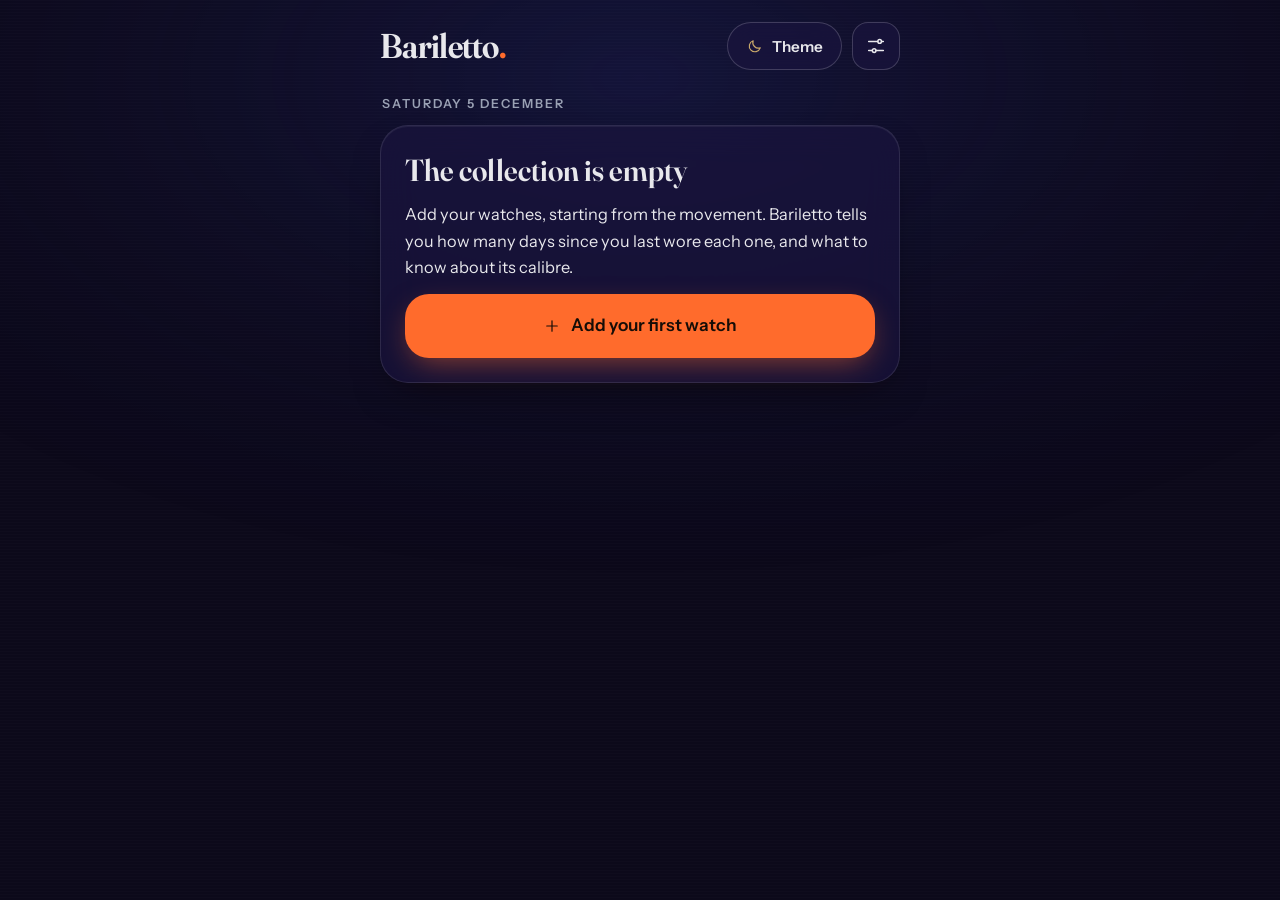
<file: index.html>
<!DOCTYPE html>
<html lang="it" data-ora="crepuscolo">
<head>
<meta charset="utf-8">
<meta name="viewport" content="width=device-width, initial-scale=1, viewport-fit=cover">
<title>Bariletto</title>
<meta name="theme-color" content="#220D2B">
<link rel="manifest" href="./manifest.webmanifest">
<link rel="icon" href="./icon-192.png">
<link rel="apple-touch-icon" href="./icon-192.png">
<link rel="preload" href="./font/fraunces.woff2" as="font" type="font/woff2" crossorigin>
<link rel="preload" href="./font/instrument-sans.woff2" as="font" type="font/woff2" crossorigin>
<link rel="stylesheet" href="./styles.css">
</head>
<body>
<div id="luce" aria-hidden="true"></div>
<div id="grana" aria-hidden="true"></div>

<!-- Una pagina sola. Tutto il resto sale dal basso, nel foglio. -->
<main id="app"></main>

<script src="./lingua.js"></script>
<script src="./calibri.js"></script>
<script src="./movimenti.js"></script>
<script src="./archivio.js"></script>
<script src="./dominio.js"></script>
<script src="./crono.js"></script>
<script src="./cornice.js"></script>
<script src="./pagina.js"></script>
<script src="./scheda.js"></script>
<script src="./misura.js"></script>
<script src="./impostazioni.js"></script>
</body>
</html>
</file>
<file: styles.css>
/* ------------------------------------------------------------------
   Font di casa. Nessuna chiamata a Google: l'app funziona dalla prima
   apertura anche senza rete, e nessuno sa cosa apri e quando.
   Fraunces porta tutti e quattro gli assi — opsz, wght, SOFT, WONK.
   ------------------------------------------------------------------ */
@font-face {
  font-family: 'Fraunces';
  src: url('./font/fraunces.woff2') format('woff2-variations');
  font-weight: 100 900; font-style: normal; font-display: swap;
  unicode-range: U+0000-00FF, U+0131, U+0152-0153, U+02BB-02BC, U+02C6,
                 U+02DA, U+02DC, U+0304, U+0308, U+0329, U+2000-206F,
                 U+20AC, U+2122, U+2191, U+2193, U+2212, U+2215, U+FEFF, U+FFFD;
}
@font-face {
  font-family: 'Instrument Sans';
  src: url('./font/instrument-sans.woff2') format('woff2-variations');
  font-weight: 400 700; font-style: normal; font-display: swap;
  unicode-range: U+0000-00FF, U+0131, U+0152-0153, U+02BB-02BC, U+02C6,
                 U+02DA, U+02DC, U+0304, U+0308, U+0329, U+2000-206F,
                 U+20AC, U+2122, U+2191, U+2193, U+2212, U+2215, U+FEFF, U+FFFD;
}

/* ------------------------------------------------------------------
   Vanac — orizzonte di Tokyo
   Viola respira · argento parla · arancio comanda
   ------------------------------------------------------------------ */

:root {
  /* Campionati dal quadrante del King Seiko SLA083: tinta 253, il blu-
     violetto profondo. Li riscrive [data-ora] appena lo script parte. */
  --room:        #220D2B;
  --wall:        #3F1551;
  --slab:        #5C1C78;
  --quadrante:   #2F1688;
  --viola:       #9E89EC;
  --arancio:     #FF6B2C;
  /* Anche i grigi vengono dall'orologio: il metallo del Vanac sta a
     tinta 220-240, freddo. Il contrasto fresco fra acciaio e quadrante
     è metà del carattere di quell'orologio. */
  --argento:     #E8E8EC;
  --argento-off: #9297AD;
  --oro:         #C9A96A;
  /* La frase sotto il nome stava a #848C9C: sul fondo nudo passava, ma
     sopra la luce d'ambiente all'alba scendeva a 2,9:1, sotto il minimo.
     Questo valore sta a 7,4:1 sul fondo e resta sopra 4,5:1 anche nel
     punto più chiaro della mesh. Discreta lo è ancora: non è il colore
     che la fa sussurrare, è il corpo del carattere. */
  --frase:       #9AA1B4;

  --glow: #7C5CBF;
  --velo: .22;

  --display: 'Fraunces', Georgia, 'Times New Roman', serif;
  --dati: 'Instrument Sans', -apple-system, system-ui, sans-serif;

  /* Scala verticale: 8 / 12 / 16 / 24 / 32. Niente numeri inventati. */
  --s1: 8px; --s2: 12px; --s3: 16px; --s4: 24px; --s5: 32px;

  --bordo: 26px;

  /* Scala delle forme: tutto si arrotonda verso il cerchio dell'anello. */
  --r-chip:   999px;
  --r-lastra: 16px;
  --r-foglio: 28px;
  --r-premuto: 14px;

  --molla:  cubic-bezier(.34, 1.42, .52, 1);
  --molla-corta: cubic-bezier(.3, 1.3, .5, 1);
  --piano:  cubic-bezier(.2, 0, 0, 1);

  /* L'anello lo misura lo script sullo spazio che resta davvero. */
  --anello: 248px;

  /* Le due fasce fisse: testata sopra, indice delle pagine sotto. Le
     legge anche lo script per calcolare quanto spazio resta all'anello. */
  --alta-testata: 92px;
  --alta-indice: 52px;

  --trama: repeating-linear-gradient(180deg,
      rgba(255,255,255,.030) 0px, rgba(255,255,255,.030) 1px,
      transparent 1px, transparent 3px);
}

/* Le quattro ore dell'orizzonte di Tokyo. Cambiano da sole con l'orologio
   del telefono: nessun comando, nessuna impostazione. */
/* Le quattro ore dell'orizzonte di Tokyo. Cambiano da sole con l'orologio
   del telefono: nessun comando, nessuna impostazione. Tonalità sparse
   di proposito (18°/224°/282°/248°) invece che raggruppate tutte nella
   stessa famiglia blu-viola come nella prima versione — la differenza
   ora si vede a colpo d'occhio, non solo confrontando due screenshot
   fianco a fianco. Ogni fascia mantiene comunque la stessa struttura:
   room, wall e slab condividono tonalità e saturazione, la luminosità
   sale a scatti di circa 9 punti — la profondità dell'ambiente resta
   coerente con l'originale, cambia solo il colore dell'ambiente.
   Contrasto verificato su testo e nome per tutte e quattro le fasce,
   mai sotto soglia, il punto più stretto (notte) a 5,30:1. */
[data-ora="alba"]       { --room:#2C160C; --wall:#522714; --slab:#7A371A; --glow:#FF983D; --velo:.26; }
[data-ora="giorno"]     { --room:#11182C; --wall:#1C2A4F; --slab:#253A74; --glow:#98BDE1; --velo:.20; }
[data-ora="crepuscolo"] { --room:#220D2B; --wall:#3F1551; --slab:#5C1C78; --glow:#CE27CE; --velo:.34; }
[data-ora="notte"]      { --room:#0C091A; --wall:#1A143E; --slab:#261D63; --glow:#2E399E; --velo:.24; }
/* --- la luce della stanza: si muove al 10%, è tutto il trucco --- */
#luce {
  position: fixed; inset: -24%;
  /* La morbidezza la fanno le fermate del gradiente, non un filtro: un
     blur a tutto schermo è la prima cosa che scatta sui telefoni modesti. */
  background: radial-gradient(60% 46% at 50% 22%,
    color-mix(in srgb, var(--glow) 100%, transparent) 0%,
    color-mix(in srgb, var(--glow) 62%, transparent) 22%,
    color-mix(in srgb, var(--glow) 30%, transparent) 44%,
    color-mix(in srgb, var(--glow) 11%, transparent) 64%,
    transparent 84%);
  opacity: var(--velo);
  pointer-events: none;
  transition: opacity 1.4s ease, background 1.4s ease;
  transform: translateZ(0);
}
@supports not (background: color-mix(in srgb, red 50%, transparent)) {
  #luce { background: radial-gradient(52% 40% at 50% 24%, var(--glow) 0%, transparent 72%); filter: blur(40px); }
}
#grana { position: fixed; inset: 0; background-image: var(--trama); opacity: .55; pointer-events: none; }

/* ==================================================================
   La versione nuova: l'impianto di Ninna sui colori di Bariletto.
   Da Ninna vengono le forme: titolo grande in Fraunces, riquadri
   morbidi con un filo di bordo, due bottoni affiancati sotto la scheda
   principale, etichette in maiuscoletto. Da Bariletto restano i
   colori: le quattro ore qui sopra, la luce della stanza, la grana.
   I colori cambiano da soli con l'ora del giorno; la regola è scritta
   nelle impostazioni e nella pillola in testata.
   ================================================================== */

:root {
  --carta: color-mix(in srgb, var(--wall) 72%, transparent);
  --carta-forte: color-mix(in srgb, var(--slab) 62%, transparent);
  --filo: rgba(255, 255, 255, .10);
  --filo-forte: rgba(255, 255, 255, .18);
  --r-riquadro: 28px;
  --r-bottone: 24px;
  --margine: 20px;
}

* { box-sizing: border-box; margin: 0; padding: 0; }
html { font-size: 100%; }
html, body {
  min-height: 100%;
  background: var(--room);
  color: var(--argento);
  font-family: var(--dati);
  -webkit-tap-highlight-color: transparent;
  transition: background 2.2s ease;
}
body { overflow-x: hidden; overscroll-behavior-y: none; }
button { font: inherit; color: inherit; background: none; border: none; cursor: pointer; text-align: inherit; }
button:disabled { cursor: default; }
button:focus-visible, a:focus-visible, input:focus-visible { outline: 2px solid var(--arancio); outline-offset: 3px; }
.icona { flex-shrink: 0; display: block; }


/* ---------------------------------------------------------- la pagina */
#app { position: relative; z-index: 1; }
.pagina {
  max-width: 560px; margin: 0 auto;
  padding: calc(14px + env(safe-area-inset-top)) var(--margine) calc(40px + env(safe-area-inset-bottom));
}

.testata { display: flex; align-items: center; justify-content: space-between; gap: 12px; min-height: 64px; }
.marchio {
  font-family: var(--display);
  font-variation-settings: 'opsz' 144, 'SOFT' 30, 'WONK' 1;
  font-weight: 640; font-size: 2.15rem; line-height: 1; letter-spacing: -.02em;
  color: var(--argento);
}
.marchio-punto { color: var(--arancio); }
.testata-azioni { display: flex; align-items: center; gap: 10px; }

.pillola {
  display: inline-flex; align-items: center; gap: 8px;
  min-height: 48px; padding: 0 18px; border-radius: 999px;
  background: var(--carta); border: 1px solid var(--filo-forte);
  font-weight: 600; font-size: .95rem; color: var(--argento);
  -webkit-backdrop-filter: blur(14px); backdrop-filter: blur(14px);
}
.pillola .icona { color: var(--oro); }
.tondo {
  width: 48px; height: 48px; border-radius: 16px;
  display: inline-flex; align-items: center; justify-content: center;
  background: var(--carta); border: 1px solid var(--filo-forte); color: var(--argento);
  -webkit-backdrop-filter: blur(14px); backdrop-filter: blur(14px);
}
.tondo.piccolo { width: 44px; height: 44px; border-radius: 14px; }
.tondo.chiudi-x .icona { transform: rotate(45deg); }

.data-oggi {
  margin: 18px 2px 14px;
  font-size: .78rem; font-weight: 600; letter-spacing: .16em; text-transform: uppercase;
  color: var(--frase);
}

/* -------------------------------------------------------- i riquadri */
.riquadro {
  background: var(--carta);
  border: 1px solid var(--filo);
  border-radius: var(--r-riquadro);
  box-shadow: inset 0 1px 0 rgba(255,255,255,.06), 0 18px 40px -18px rgba(0,0,0,.55);
  -webkit-backdrop-filter: blur(18px); backdrop-filter: blur(18px);
}

.etichetta {
  font-family: var(--dati); font-size: .78rem; font-weight: 600;
  letter-spacing: .16em; text-transform: uppercase; color: var(--argento-off);
}
.etichetta.piccola { font-size: .7rem; }

/* ------------------------------------------------------------ la pila
   Lo scorrimento è quello nativo; le carte le muove lo script, che
   scrive su ciascuna trasformazione e tre opacità (--piena, --sintesi,
   --ombra). Esce dal margine della pagina fino ai bordi dello schermo:
   le carte di lato devono poter arrivare al bordo. */
:root { --carta-l: min(256px, 68vw); --carta-a: 344px; }
.pila {
  position: relative; z-index: 0;
  display: flex; align-items: flex-start;
  height: calc(var(--carta-a) + 40px);
  margin: 0 calc(-1 * var(--margine));
  overflow-x: auto; overflow-y: hidden;
  overscroll-behavior-x: contain;
  scroll-snap-type: x mandatory;
  scrollbar-width: none;
  outline: none;
}
.pila::-webkit-scrollbar { display: none; }
.pila:focus-visible .carta.davanti .carta-volto { outline: 2px solid var(--arancio); outline-offset: 3px; }
.pila-spazio { flex: 0 0 calc(50% - 56px); }
.pila-posto { position: relative; flex: 0 0 112px; height: 100%; scroll-snap-align: center; }
.carta {
  position: absolute; top: 14px; left: 50%;
  width: var(--carta-l); height: var(--carta-a);
  margin-left: calc(var(--carta-l) / -2);
  transform-origin: 50% 50%;
  will-change: transform;
  cursor: pointer;
  -webkit-tap-highlight-color: transparent;
}
.carta-volto {
  position: absolute; inset: 0; overflow: hidden;
  border-radius: var(--r-riquadro);
  /* Opaca: le carte si sovrappongono, una trasparente lascerebbe
     vedere le altre attraverso. Niente sfocatura: sei carte sfocate
     che scorrono insieme pesano sui telefoni medi. */
  background: color-mix(in srgb, var(--wall) 86%, var(--slab));
  border: 1px solid var(--filo);
  box-shadow: inset 0 1px 0 rgba(255,255,255,.06), 0 18px 34px -18px rgba(0,0,0,.6);
}
.carta.davanti .carta-volto {
  border-color: var(--filo-forte);
  box-shadow: inset 0 1px 0 rgba(255,255,255,.08), 0 26px 50px -18px rgba(0,0,0,.7);
}
.carta.arriva .carta-volto { animation: arriva .42s var(--molla) both; }
@keyframes arriva { from { opacity: .3; transform: translateY(12px) scale(.97); } to { opacity: 1; transform: none; } }

.carta-piena {
  position: absolute; inset: 0; padding: 20px 20px 18px;
  display: flex; flex-direction: column; align-items: center; justify-content: center; text-align: center;
  opacity: var(--piena, 1);
}
.carta-piena .anello-riposo { width: 112px; height: 112px; margin-top: 14px; }
.carta-piena .anello-numero { font-size: 2.3rem; }
.carta-piena .anello-sotto { max-width: 62px; font-size: .64rem; }
.carta-nome {
  margin-top: 14px;
  font-family: var(--display); font-variation-settings: 'opsz' 96, 'SOFT' 20;
  font-weight: 620; font-size: 1.6rem; line-height: 1.1; letter-spacing: -.01em;
  overflow-wrap: break-word; hyphens: auto; max-width: 100%;
}
.carta-nome.lungo { font-size: 1.3rem; line-height: 1.14; }
.carta-calibro { margin-top: 5px; font-size: .9rem; color: var(--argento-off); }
.carta-frase { margin-top: 12px; font-size: 1rem; line-height: 1.4; color: var(--argento); }
.carta-carica { margin-top: 3px; font-size: .9rem; }

.carta-sintesi {
  position: absolute; inset: 0; padding: 22px 20px;
  display: flex; flex-direction: column; justify-content: space-between;
  opacity: var(--sintesi, 0); pointer-events: none;
}
.carta.a-destra .carta-sintesi { align-items: flex-end; text-align: right; }
.carta-sintesi .carta-nome { margin-top: 0; font-size: 1.5rem; }
.carta-sintesi .carta-nome.lungo { font-size: 1.25rem; }
.sintesi-numero {
  font-family: var(--display); font-variation-settings: 'opsz' 144, 'WONK' 0;
  font-weight: 560; font-size: 4.2rem; line-height: 1; color: var(--argento);
}
.sintesi-numero.alto { color: var(--arancio); }
.sintesi-oggi { font-size: .9rem; font-weight: 600; letter-spacing: .14em; text-transform: uppercase; color: var(--oro); }
.carta-ombra {
  position: absolute; inset: 0; border-radius: inherit; pointer-events: none;
  background: var(--room); opacity: var(--ombra, 0);
}

.anello-riposo { position: relative; width: 128px; height: 128px; flex-shrink: 0; }
.anello-riposo svg { width: 100%; height: 100%; display: block; }
.anello-riposo .traccia { fill: none; stroke: rgba(255,255,255,.10); stroke-width: 9; }
.anello-riposo .arco {
  fill: none; stroke: var(--viola); stroke-width: 9; stroke-linecap: round;
  transition: stroke-dasharray .8s var(--piano), stroke .4s;
}
.anello-riposo.pieno .arco { stroke: var(--arancio); }
.anello-centro {
  position: absolute; inset: 0; display: flex; flex-direction: column;
  align-items: center; justify-content: center; text-align: center;
}
.anello-numero {
  font-family: var(--display); font-variation-settings: 'opsz' 144, 'WONK' 0;
  font-weight: 560; font-size: 2.6rem; line-height: 1; color: var(--argento);
}
.anello-sotto { margin-top: 4px; font-size: .68rem; line-height: 1.15; color: var(--argento-off); max-width: 76px; }

.pila-dove {
  display: flex; justify-content: center; align-items: center; gap: 7px;
  min-height: 14px; margin-top: -8px;
  font-size: .8rem; font-weight: 600; letter-spacing: .08em; color: var(--argento-off);
}
.pila-dove .punto {
  width: 6px; height: 6px; border-radius: 3px; background: var(--filo-forte);
  transition: width .3s var(--molla), background .3s;
}
.pila-dove .punto.acceso { width: 18px; background: var(--argento-off); }

.riassunto-box { display: flex; justify-content: center; margin-top: 18px; }
.riassunto {
  display: inline-flex; align-items: center; gap: 10px;
  min-height: 48px; padding: 0 20px; border-radius: 999px;
  background: var(--carta); border: 1px solid var(--filo-forte);
  font-size: .95rem; font-weight: 500; color: var(--argento);
}
.riassunto-girare { color: var(--arancio); font-weight: 600; }
.riassunto-punto { color: var(--argento-off); }
.riassunto-freccia { color: var(--oro); display: inline-flex; }

.elenco-capo { display: block; margin: 18px 4px 10px; }
.sr { position: absolute; width: 1px; height: 1px; overflow: hidden; clip: rect(0 0 0 0); white-space: nowrap; }
[hidden] { display: none !important; }

/* Schermi bassi: la carta si accorcia perché i bottoni restino a vista. */
@media (max-height: 720px) {
  :root { --carta-a: 300px; }
  .carta-piena .anello-riposo { width: 88px; height: 88px; margin-top: 8px; }
  .carta-piena .anello-numero { font-size: 1.8rem; }
  .carta-piena .anello-sotto { font-size: .6rem; }
  .carta-nome { margin-top: 10px; }
  .carta-frase { margin-top: 8px; font-size: .95rem; }
}

/* ----------------------------------------------------------- bottoni */
.fila-azioni { display: flex; gap: 12px; margin: 14px 0 6px; }
.bottone {
  flex: 1; min-height: 64px; padding: 10px 16px;
  display: inline-flex; flex-wrap: wrap; align-items: center; justify-content: center; gap: 2px 10px;
  border-radius: var(--r-bottone); text-align: center;
  font-weight: 600; font-size: 1.08rem; line-height: 1.2;
  transition: transform .25s var(--molla), border-radius .25s var(--molla), background .3s, color .3s;
}
.bottone:active:not(:disabled) { transform: scale(.97); border-radius: 18px; }
.bottone.largo { flex-basis: 100%; width: 100%; }
.bottone.primario {
  background: var(--arancio); color: #160D07;
  box-shadow: 0 10px 30px -8px color-mix(in srgb, var(--arancio) 55%, transparent);
}
.bottone.secondario {
  background: color-mix(in srgb, var(--wall) 40%, transparent);
  border: 1px solid var(--filo-forte); color: var(--argento);
}
.bottone.pericolo { border: 1px solid color-mix(in srgb, var(--arancio) 40%, transparent); color: var(--arancio); }
.bottone.pericolo.armato { background: var(--arancio); color: #160D07; }
.bottone:disabled { opacity: .55; }
.bottone.primario:disabled { background: transparent; color: var(--argento-off); border: 1px solid var(--filo-forte); box-shadow: none; opacity: 1; }
.bottone-sotto {
  flex-basis: 100%; font-size: .68rem; font-weight: 600; letter-spacing: .18em;
  text-transform: uppercase; opacity: .72;
}
.chip {
  display: inline-flex; align-items: center; gap: 6px;
  min-height: 44px; padding: 0 16px; border-radius: 999px;
  border: 1px solid var(--filo-forte); color: var(--argento);
  font-size: .9rem; font-weight: 600;
}
.chip .icona { color: var(--oro); }
.quieto {
  display: inline-flex; align-items: center; min-height: 44px; padding: 0 4px;
  color: var(--viola); font-size: .95rem; font-weight: 500;
  text-decoration: underline; text-decoration-color: color-mix(in srgb, var(--viola) 40%, transparent);
  text-underline-offset: 4px;
}
.quieto:disabled { color: var(--argento-off); text-decoration: none; }

/* ------------------------------------------------------ la collezione */
.capo-sezione { display: flex; align-items: center; justify-content: space-between; gap: 12px; margin: 30px 4px 12px; }
.elenco { display: flex; flex-direction: column; gap: 10px; }
.riga-orologio, .riga-calibro, .riga-comando {
  width: 100%; display: flex; align-items: center; gap: 14px;
  padding: 16px 18px; min-height: 72px;
  background: var(--carta); border: 1px solid var(--filo); border-radius: 22px;
  transition: transform .25s var(--molla), background .3s;
}
.riga-orologio:active, .riga-calibro:active, .riga-comando:active { transform: scale(.985); }
.riga-corpo { flex: 1; min-width: 0; display: flex; flex-direction: column; gap: 3px; }
.riga-nome {
  font-family: var(--display); font-variation-settings: 'opsz' 48;
  font-weight: 560; font-size: 1.22rem; line-height: 1.2; overflow-wrap: anywhere;
}
.riga-nome.piccolo { font-family: var(--dati); font-size: 1.02rem; font-weight: 600; }
.riga-sotto { font-size: .9rem; color: var(--argento-off); line-height: 1.35; }
.riga-lato { display: flex; flex-direction: column; align-items: flex-end; flex-shrink: 0; min-width: 52px; }
.riga-numero {
  font-family: var(--display); font-variation-settings: 'opsz' 96, 'WONK' 0;
  font-weight: 560; font-size: 1.7rem; line-height: 1; color: var(--argento);
}
.riga-numero.alto { color: var(--arancio); }
.riga-unita { font-size: .74rem; color: var(--argento-off); margin-top: 3px; }
.riga-giorni { font-size: .78rem; font-weight: 600; letter-spacing: .14em; text-transform: uppercase; }
.riga-giorni.oro { color: var(--oro); }
.riga-calibro .icona, .riga-comando .icona { color: var(--argento-off); }
.riga-comando.armato { border-color: var(--arancio); }
.riga-comando.armato .riga-nome { color: var(--arancio); }

.piede-soglia { margin: 22px 6px 0; font-size: .85rem; line-height: 1.5; color: var(--frase); }

.vuoto { padding: 28px 24px 24px; display: flex; flex-direction: column; gap: 14px; }
.vuoto-titolo {
  font-family: var(--display); font-variation-settings: 'opsz' 96;
  font-weight: 620; font-size: 1.9rem; line-height: 1.1;
}

.prosa { font-size: 1.02rem; line-height: 1.6; color: var(--argento); }
.prosa.piccola { font-size: .95rem; }
.prosa.archivio { font-family: var(--display); font-variation-settings: 'opsz' 18; font-weight: 360; font-size: 1.08rem; line-height: 1.65; }
.nota { font-size: .88rem; line-height: 1.55; color: var(--argento-off); margin-top: 8px; }
.nota.salvato { color: var(--oro); }

/* ------------------------------------------------------------ il foglio */
#velo {
  position: fixed; inset: 0; z-index: 20;
  background: color-mix(in srgb, var(--room) 55%, rgba(0,0,0,.5));
  opacity: 0; transition: opacity .32s var(--piano);
}
#velo.su { opacity: 1; }
.foglio {
  position: absolute; left: 0; right: 0; bottom: 0;
  max-width: 600px; margin: 0 auto;
  max-height: calc(100dvh - 12px - env(safe-area-inset-top));
  display: flex; flex-direction: column;
  background: var(--room); background-image: var(--trama);
  border: 1px solid var(--filo); border-bottom: 0;
  border-radius: var(--r-foglio) var(--r-foglio) 0 0;
  box-shadow: 0 -20px 50px rgba(0,0,0,.45);
  transform: translateY(100%); transition: transform .42s var(--molla-corta);
}
.foglio.alto { height: calc(100dvh - 12px - env(safe-area-inset-top)); }
#velo.su .foglio { transform: translateY(0); }
.maniglia { width: 40px; height: 5px; border-radius: 3px; background: var(--filo-forte); margin: 10px auto 0; flex-shrink: 0; }
.foglio-capo {
  display: flex; align-items: center; gap: 12px; flex-shrink: 0;
  padding: 8px var(--margine) 8px;
}
.foglio-titolo {
  flex: 1; text-align: center; font-size: .78rem; font-weight: 600;
  letter-spacing: .16em; text-transform: uppercase; color: var(--argento-off);
  overflow: hidden; text-overflow: ellipsis; white-space: nowrap;
}
.segnaposto { width: 44px; }
.foglio-corpo {
  flex: 1; overflow-y: auto; overscroll-behavior: contain; -webkit-overflow-scrolling: touch;
  padding: 6px var(--margine) calc(32px + env(safe-area-inset-bottom));
}
.foglio-piede {
  flex-shrink: 0; display: flex; gap: 12px;
  padding: 12px var(--margine) calc(14px + env(safe-area-inset-bottom));
  border-top: 1px solid var(--filo); background: var(--room);
}
.sezione-titolo { margin: 28px 2px 12px; display: flex; align-items: center; gap: 10px; }
.capo-sezione .sezione-titolo { margin: 0; }

/* ---------------------------------------------------------- la scheda */
.scheda-capo { margin: 6px 2px 18px; display: flex; flex-direction: column; align-items: flex-start; gap: 6px; }
.scheda-nome {
  font-family: var(--display); font-variation-settings: 'opsz' 144, 'SOFT' 20;
  font-weight: 640; font-size: 2.35rem; line-height: 1.05; letter-spacing: -.015em; overflow-wrap: anywhere;
}
.scheda-linea { font-size: 1rem; color: var(--argento-off); }
.etichetta-calibro {
  margin-top: 6px; display: inline-flex; align-items: center; min-height: 34px; padding: 0 14px;
  border-radius: 999px; border: 1px solid var(--filo-forte); font-size: .9rem; color: var(--argento);
}
.tessere { display: grid; grid-template-columns: repeat(3, 1fr); gap: 10px; }
.tessera {
  min-width: 0; padding: 14px 14px 16px; border-radius: 20px;
  background: var(--carta-forte); border: 1px solid var(--filo);
  display: flex; flex-direction: column; gap: 10px;
}
.tessera .etichetta { font-size: .66rem; letter-spacing: .13em; }
.tessera-valore {
  font-family: var(--display); font-variation-settings: 'opsz' 48;
  font-weight: 540; font-size: 1.2rem; line-height: 1.15; overflow-wrap: anywhere;
}
.scheda-azioni { margin-top: 6px; display: flex; flex-direction: column; align-items: flex-start; }
.scheda-azioni .fila-azioni { width: 100%; }
.altro-giorno { display: flex; flex-wrap: wrap; align-items: center; gap: 10px; width: 100%; margin-top: 6px; }
.altro-giorno .campo { flex: 1 1 160px; }
.altro-giorno .bottone { flex: 0 0 auto; min-height: 52px; }

.calendario {
  display: grid; grid-template-rows: repeat(7, 1fr); grid-auto-flow: column; grid-auto-columns: 1fr;
  gap: 5px; padding: 16px; border-radius: 22px; background: var(--carta); border: 1px solid var(--filo);
}
.cella { aspect-ratio: 1; border-radius: 4px; background: rgba(255,255,255,.07); }
.cella.pieno { background: var(--oro); }
.cella.futuro { background: transparent; }
.cella.oggi { box-shadow: 0 0 0 1.5px var(--argento); }

.storia, .misure { margin-top: 14px; display: flex; flex-direction: column; }
.voce {
  display: flex; align-items: center; gap: 12px; min-height: 54px;
  border-bottom: 1px solid var(--filo); padding: 6px 2px;
}
.voce-corpo { flex: 1; display: flex; justify-content: space-between; align-items: baseline; gap: 12px; min-width: 0; }
.voce-cosa { font-size: .98rem; }
.voce-quando { font-size: .88rem; color: var(--argento-off); white-space: nowrap; }
.togli {
  width: 44px; height: 44px; border-radius: 14px; flex-shrink: 0;
  display: inline-flex; align-items: center; justify-content: center;
  color: var(--argento-off); font-size: 1.3rem;
}
.togli.armato { color: #160D07; background: var(--arancio); }
.storia .quieto, .misure + .quieto { margin-top: 6px; }

.beta {
  display: inline-flex; align-items: center; height: 22px; padding: 0 9px; border-radius: 999px;
  font-size: .64rem; font-weight: 700; letter-spacing: .16em; text-transform: uppercase;
  color: #160D07; background: var(--oro);
}
.beta.grande { height: 26px; font-size: .7rem; }
.marcia-valore { font-variant-numeric: tabular-nums; font-weight: 600; white-space: nowrap; }
.avanti { color: #8FD6A4; }
.indietro { color: #F2A48E; }
.marcia > .bottone, .movimento > .bottone { margin-top: 16px; }

.spec {
  display: grid; grid-template-columns: minmax(0, 1fr) minmax(0, 1.2fr); gap: 0;
  border-radius: 22px; background: var(--carta); border: 1px solid var(--filo); overflow: hidden;
}
.spec dt, .spec dd { padding: 13px 16px; border-top: 1px solid var(--filo); font-size: .95rem; }
.spec dt:first-of-type, .spec dd:first-of-type { border-top: 0; }
.spec dt { color: var(--argento-off); }
.spec dd { color: var(--argento); text-align: right; }
.spec.fasce { margin-top: 12px; }
.spec.fasce dt { display: flex; align-items: center; gap: 8px; color: var(--argento); }
.spec.fasce dt .icona { color: var(--oro); }

.gesti { list-style: none; counter-reset: g; margin-top: 16px; }
.gesti li {
  counter-increment: g; position: relative; padding: 12px 0 12px 40px;
  border-bottom: 1px solid var(--filo); font-size: .98rem; line-height: 1.55;
}
.gesti li::before {
  content: counter(g, decimal-leading-zero); position: absolute; left: 0; top: 14px;
  font-size: .74rem; font-weight: 600; letter-spacing: .1em; color: var(--oro);
}

.fonti { display: flex; flex-wrap: wrap; gap: 8px; }
.fonte {
  display: inline-flex; align-items: center; min-height: 40px; padding: 0 14px; border-radius: 999px;
  border: 1px solid var(--filo-forte); color: var(--viola); font-size: .88rem; text-decoration: none;
}
.gruppo-paese { margin: 18px 4px 4px; }

/* ----------------------------------------------------------- il modulo */
.campo-blocco { display: flex; flex-direction: column; gap: 8px; margin-top: 14px; }
.campo-etichetta { font-size: .9rem; color: var(--argento-off); }
.campo-etichetta em { font-style: normal; margin-left: 8px; font-size: .78rem; opacity: .8; }
.campo {
  width: 100%; min-height: 54px; padding: 0 16px; border-radius: 18px;
  background: color-mix(in srgb, var(--wall) 55%, rgba(0,0,0,.25));
  border: 1px solid var(--filo-forte); color: var(--argento);
  font: inherit; font-size: 1.02rem; color-scheme: dark;
  user-select: text; -webkit-user-select: text;
}
.campo::placeholder { color: color-mix(in srgb, var(--argento-off) 80%, transparent); }
.campo:focus { outline: none; border-color: var(--viola); }
.esiti { display: flex; flex-direction: column; gap: 8px; margin-top: 12px; }
.esiti-link { display: flex; flex-wrap: wrap; gap: 4px 18px; margin-top: 8px; }
.scelto { padding: 18px; display: flex; flex-direction: column; gap: 14px; }
.scelto-nome { font-family: var(--display); font-variation-settings: 'opsz' 60; font-weight: 600; font-size: 1.35rem; }
.scelto .spec { background: transparent; }
.fonte-dato { display: flex; align-items: center; gap: 10px; font-size: .88rem; color: var(--argento-off); }
.pallino-fonte { width: 9px; height: 9px; border-radius: 50%; background: var(--argento-off); flex-shrink: 0; }
.fonte-ufficiale .pallino-fonte { background: var(--oro); }
.fonte-comunita .pallino-fonte { background: var(--viola); }
.aiuto { margin-top: 22px; padding: 18px; display: flex; flex-direction: column; gap: 10px; }

.scelte { display: flex; flex-wrap: wrap; gap: 8px; }
.scelta {
  min-height: 44px; padding: 0 16px; border-radius: 999px;
  border: 1px solid var(--filo-forte); font-size: .92rem; color: var(--argento);
  transition: background .25s, color .25s, border-color .25s;
}
.scelta.accesa { background: var(--argento); color: var(--room); border-color: var(--argento); font-weight: 600; }
.scelta:disabled { opacity: .5; }
.scelte.segmenti { flex-wrap: nowrap; }
.scelte.segmenti .scelta { flex: 1; padding: 0 8px; text-align: center; font-size: .88rem; }

.interruttore {
  width: 100%; min-height: 58px; margin-top: 10px; padding: 0 16px; border-radius: 18px;
  display: flex; align-items: center; justify-content: space-between; gap: 14px;
  background: var(--carta); border: 1px solid var(--filo); font-size: .98rem; text-align: left;
}
.pallina {
  position: relative; width: 46px; height: 28px; border-radius: 999px; flex-shrink: 0;
  background: rgba(255,255,255,.14); transition: background .25s;
}
.pallina::after {
  content: ""; position: absolute; top: 4px; left: 4px; width: 20px; height: 20px; border-radius: 50%;
  background: var(--argento); transition: transform .3s var(--molla);
}
.interruttore.acceso .pallina { background: var(--arancio); }
.interruttore.acceso .pallina::after { transform: translateX(18px); background: #160D07; }
.blocco-elimina { margin-top: 30px; }
.esito { margin-top: 10px; font-size: .92rem; color: var(--oro); }
.esito.storto { color: var(--arancio); }

/* ------------------------------------------------ il cronocomparatore */
.tela { width: 100%; height: 96px; display: block; margin-top: 14px; border-radius: 18px; background: rgba(0,0,0,.28); border: 1px solid var(--filo); }
.mis-stato { min-height: 2.6em; margin-top: 10px; font-size: .92rem; line-height: 1.4; color: var(--argento-off); }
.barra { height: 4px; border-radius: 4px; background: rgba(255,255,255,.1); overflow: hidden; }
.barra i { display: block; height: 100%; width: 0; background: var(--viola); transition: width .35s linear; }
#mis-via { margin-top: 22px; }
.esito-misura { margin-top: 18px; padding: 18px; display: flex; flex-direction: column; gap: 14px; }
.mis-grande { font-family: var(--display); font-variation-settings: 'opsz' 144, 'WONK' 0; font-weight: 560; font-size: 2.4rem; line-height: 1.1; }
.mis-grande small { font-family: var(--dati); font-size: .95rem; font-weight: 400; color: var(--argento-off); }
.esito-misura .spec { background: transparent; }

/* ------------------------------------------------------- impostazioni */
.caffe {
  margin-top: 34px; display: inline-flex; align-items: center; gap: 10px; min-height: 44px;
  color: var(--argento-off); text-decoration: none; font-size: .95rem;
}
.colophon { margin-top: 10px; font-size: .78rem; line-height: 1.7; color: var(--frase); }

/* ------------------------------------------------------- aggiornamento */
#aggiorna {
  position: fixed; z-index: 30; left: 16px; right: 16px; bottom: calc(16px + env(safe-area-inset-bottom));
  max-width: 560px; margin: 0 auto;
  display: flex; align-items: center; justify-content: space-between; gap: 16px;
  padding: 10px 10px 10px 20px; border-radius: 22px;
  background: var(--slab); border: 1px solid var(--filo-forte);
  box-shadow: 0 10px 30px rgba(0,0,0,.5); animation: sali .46s var(--molla);
}
#aggiorna span { font-size: .92rem; }
#aggiorna button {
  min-height: 44px; padding: 0 18px; border-radius: 16px;
  background: var(--arancio); color: #160D07; font-weight: 600;
}
@keyframes sali { from { transform: translateY(14px); opacity: 0; } }

@media (min-width: 640px) {
  .foglio { bottom: auto; top: 50%; border-radius: var(--r-foglio); border-bottom: 1px solid var(--filo);
            transform: translateY(-46%) scale(.98); opacity: 0;
            transition: transform .38s var(--molla-corta), opacity .25s; max-height: min(860px, calc(100dvh - 48px)); }
  .foglio.alto { height: min(860px, calc(100dvh - 48px)); }
  #velo.su .foglio { transform: translateY(-50%); opacity: 1; }
}

@media (prefers-reduced-motion: reduce) {
  *, *::before, *::after { animation-duration: .01ms !important; transition-duration: .01ms !important; }
}

/* ------------------------------------------------------------------
   Carta.
   Non è la schermata in bianco e nero: è il documento che la schermata
   non può essere. Stessa tipografia, nessun colore, e solo i dati che
   fra un mese saranno ancora veri. Dalla finestra di stampa si sceglie
   anche «Salva come PDF»: è da qui che passa il PDF dell'app.
   ------------------------------------------------------------------ */
#stampa { display: none; }

@media print {
  html, body {
    background: #fff; color: #16110E;
    height: auto; min-height: 0; overflow: visible;
  }
  /* Questa lista era troncata dopo «#grana,» e si prendeva la regola
     successiva: in stampa la mesh viola e la grana finivano sul foglio
     con display:block, cioè l'esatto contrario dell'intenzione. */
  #luce, #grana, #app, #velo, #aggiorna { display: none !important; }
  #stampa { display: block; }

  @page { margin: 18mm 16mm 16mm; }

  .st-capo { border-bottom: 1px solid #16110E; padding-bottom: 8mm; margin-bottom: 9mm; }
  .st-nome {
    font-family: var(--display);
    font-variation-settings: 'opsz' 144, 'SOFT' 22, 'WONK' 1;
    font-weight: 500; font-size: 30pt; line-height: 1; letter-spacing: -.022em;
    color: #16110E;
  }
  .st-frase {
    font-family: var(--display); font-variation-settings: 'opsz' 20;
    font-weight: 300; font-size: 10.5pt; margin-top: 2mm; color: #4A4148;
  }
  .st-meta {
    font-family: var(--dati); font-size: 7.5pt; letter-spacing: .13em;
    text-transform: uppercase; color: #6B626A; margin-top: 5mm;
  }

  /* Un orologio non si spezza mai fra due pagine. */
  .st-orologio { break-inside: avoid; page-break-inside: avoid; margin-bottom: 9mm; }
  .st-orologio h2 {
    font-family: var(--display); font-variation-settings: 'opsz' 60;
    font-weight: 400; font-size: 15pt; line-height: 1.15; color: #16110E;
  }
  .st-linea { font-family: var(--dati); font-size: 8.5pt; color: #6B626A; margin-top: 1mm; }

  .st-dati {
    display: grid; grid-template-columns: 34mm 1fr; gap: 1.4mm 4mm;
    margin: 4mm 0 5mm; padding: 3mm 0;
    border-top: .4pt solid #C9C2C6; border-bottom: .4pt solid #C9C2C6;
  }
  .st-dati dt {
    font-family: var(--dati); font-size: 7pt; letter-spacing: .13em;
    text-transform: uppercase; color: #6B626A; padding-top: .4mm;
  }
  .st-dati dd { font-family: var(--dati); font-size: 9pt; color: #16110E; }

  .st-orologio h3 {
    font-family: var(--dati); font-size: 7pt; letter-spacing: .17em;
    text-transform: uppercase; color: #6B626A; font-weight: 600; margin-bottom: 2.5mm;
  }
  .st-gesti { list-style: none; counter-reset: g; }
  .st-gesti li {
    counter-increment: g; position: relative; padding-left: 8mm; margin-bottom: 2.6mm;
    font-family: var(--display); font-variation-settings: 'opsz' 18;
    font-weight: 300; font-size: 10pt; line-height: 1.45; color: #16110E;
  }
  .st-gesti li::before {
    content: counter(g, decimal-leading-zero);
    position: absolute; left: 0; top: .5mm;
    font-family: var(--dati); font-size: 7pt; letter-spacing: .1em; color: #9A9298;
  }

  /* Il registro su carta: una tabella, perché sono dati incolonnati e
     nient'altro. Le righe non si spezzano fra due pagine. */
  .st-registro { width: 100%; border-collapse: collapse; margin-top: 4mm; }
  .st-registro th {
    text-align: left; padding: 0 4mm 2.5mm 0;
    border-bottom: .8pt solid #16110E;
    font-family: var(--dati); font-size: 7pt; font-weight: 600;
    letter-spacing: .15em; text-transform: uppercase; color: #6B626A;
  }
  .st-registro td {
    padding: 2.2mm 4mm 2.2mm 0; vertical-align: baseline;
    border-bottom: .3pt solid #E2DDE0;
    font-family: var(--dati); font-size: 9pt; color: #16110E;
  }
  .st-registro tr { break-inside: avoid; page-break-inside: avoid; }
  .st-registro thead { display: table-header-group; }
  .st-quando { white-space: nowrap; color: #6B626A; font-size: 8.5pt; }
  .st-cosa { color: #4A4148; }
}
</file>
